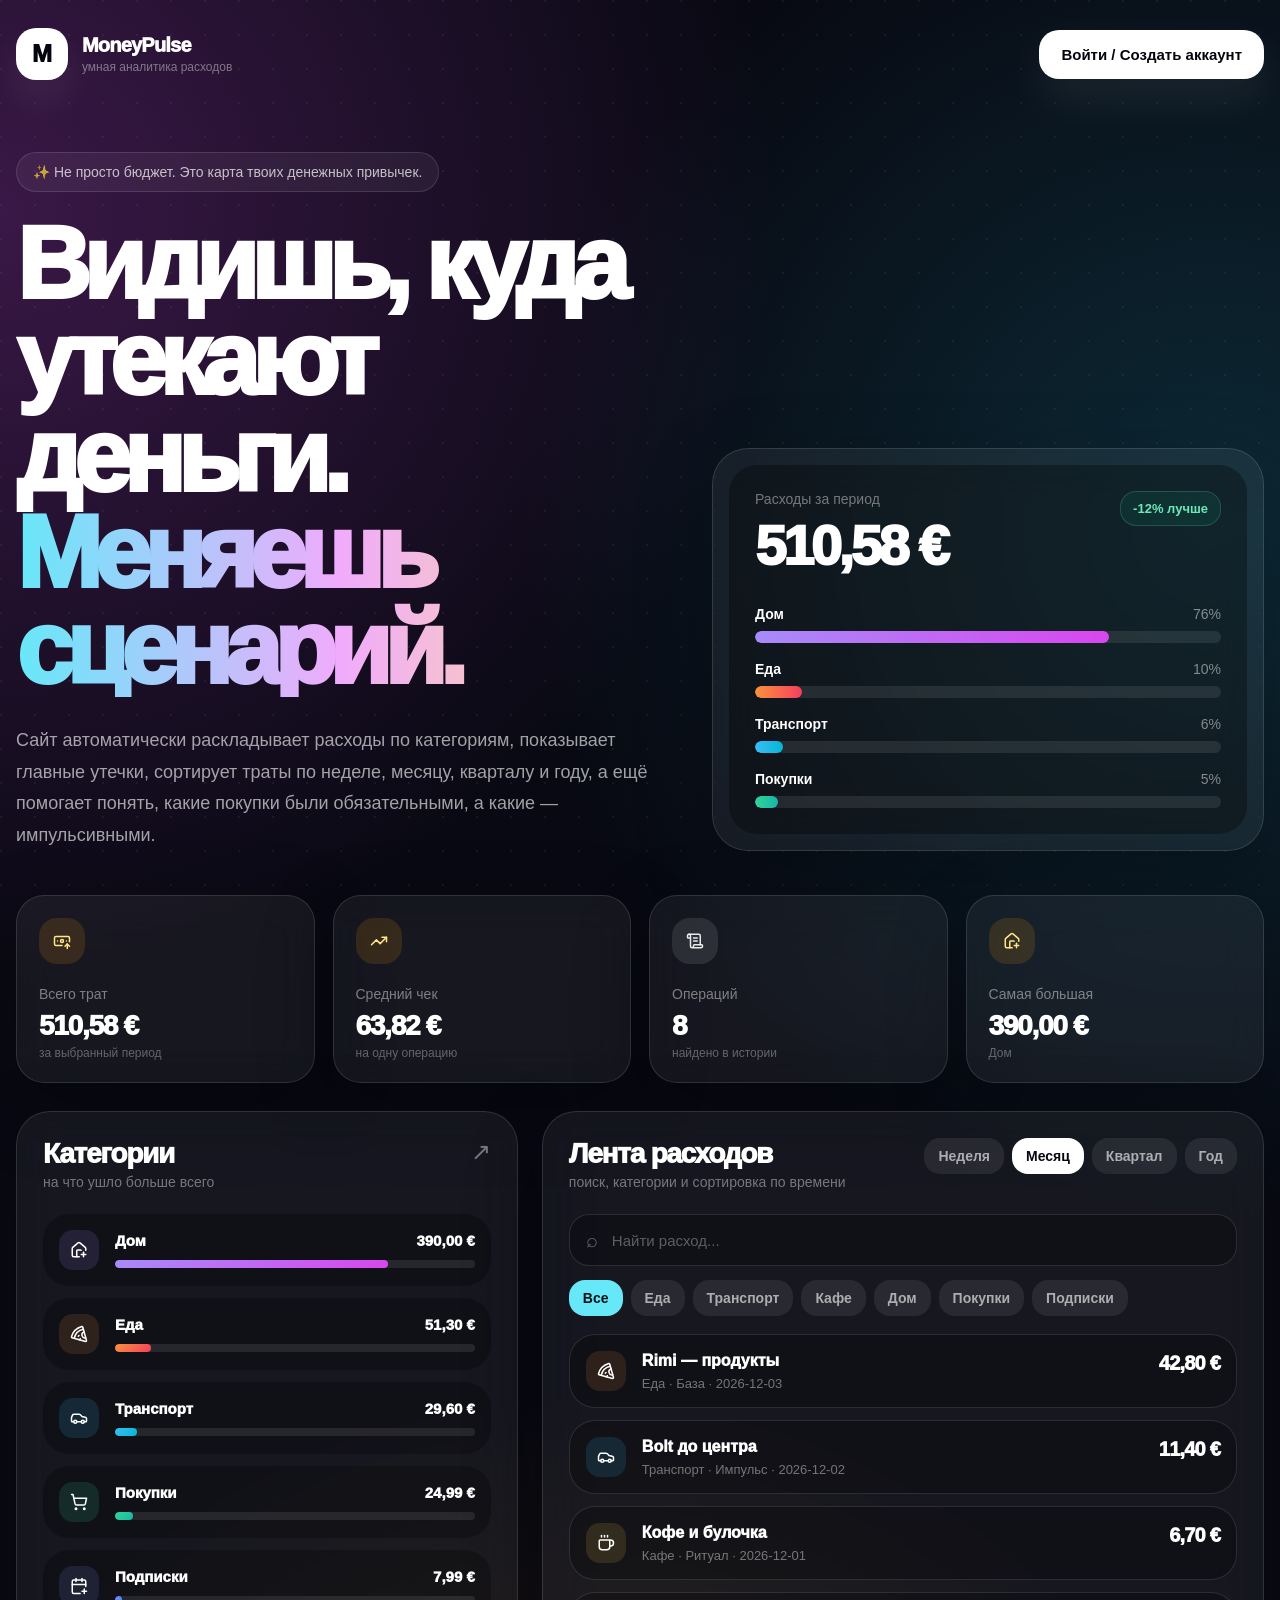
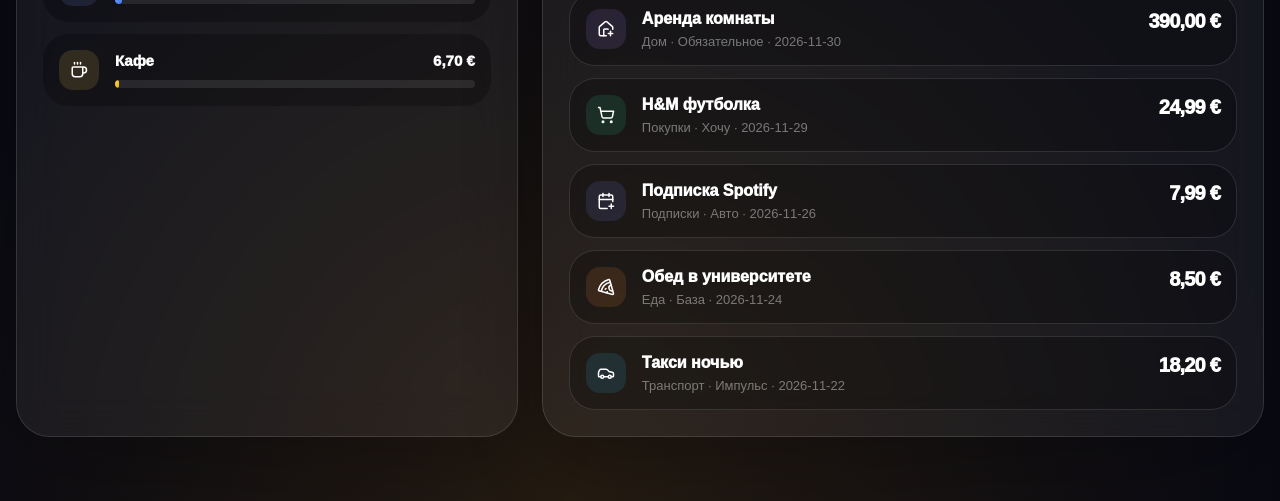
<file: index.html>
<!DOCTYPE html>
<html lang="ru">
<head>
  <meta charset="UTF-8" />
  <meta name="viewport" content="width=device-width, initial-scale=1.0" />
  <title>MoneyPulse — аналитика расходов</title>

  <link rel="stylesheet" href="styles.css" />
</head>
<body>
  <main class="page">
    <nav class="nav">
      <div class="brand">
        <div class="brand-logo">M</div>

        <div>
          <div class="brand-title">MoneyPulse</div>
          <div class="brand-subtitle">умная аналитика расходов</div>
        </div>
      </div>

      <a class="add-btn" href="auth.html">
        Войти / Создать аккаунт
        </a>
    </nav>

    <section class="hero">
      <div class="hero-content">
        <div class="badge">
          ✨ Не просто бюджет. Это карта твоих денежных привычек.
        </div>

        <h1>
          Видишь, куда утекают деньги.
          <span class="gradient-text">Меняешь сценарий.</span>
        </h1>

        <p class="hero-text">
          Сайт автоматически раскладывает расходы по категориям, показывает главные утечки,
          сортирует траты по неделе, месяцу, кварталу и году, а ещё помогает понять,
          какие покупки были обязательными, а какие — импульсивными.
        </p>
      </div>

      <aside class="summary-card glass">
        <div class="summary-inner">
          <div class="summary-top">
            <div>
              <div class="summary-label">Расходы за период</div>
              <div class="summary-total" id="summaryTotal">€0</div>
            </div>

            <div class="trend">-12% лучше</div>
          </div>

          <div id="summaryBars"></div>
        </div>
      </aside>
    </section>

    <section class="metrics">
      <article class="metric-card glass">
        <div class="metric-icon dynamic" id="metricTotalIcon"></div>
        <div class="metric-title">Всего трат</div>
        <div class="metric-value" id="metricTotal">€0</div>
        <div class="metric-note">за выбранный период</div>
      </article>

      <article class="metric-card glass">
        <div class="metric-icon dynamic" id="metricAverageIcon"></div>
        <div class="metric-title">Средний чек</div>
        <div class="metric-value" id="metricAverage">€0</div>
        <div class="metric-note">на одну операцию</div>
      </article>

      <article class="metric-card glass">
        <div class="metric-icon dynamic" id="metricCountIcon"></div>
        <div class="metric-title">Операций</div>
        <div class="metric-value" id="metricCount">0</div>
        <div class="metric-note">найдено в истории</div>
      </article>

      <article class="metric-card glass">
        <div class="metric-icon dynamic" id="metricBiggestIcon"></div>
        <div class="metric-title">Самая большая</div>
        <div class="metric-value" id="metricBiggest">€0</div>
        <div class="metric-note" id="metricBiggestNote">нет данных</div>
      </article>
    </section>

    <section class="dashboard">
      <aside class="panel glass">
        <div class="panel-head">
          <div>
            <div class="panel-title">Категории</div>
            <div class="panel-subtitle">на что ушло больше всего</div>
          </div>

          <div class="panel-arrow">↗</div>
        </div>

        <div class="category-list" id="categoryList"></div>
      </aside>

      <section class="panel glass">
        <div class="panel-head">
          <div>
            <div class="panel-title">Лента расходов</div>
            <div class="panel-subtitle">поиск, категории и сортировка по времени</div>
          </div>

          <div class="periods" id="periodButtons"></div>
        </div>

        <div class="toolbar">
          <label class="search-wrap">
            <span>⌕</span>
            <input id="searchInput" type="text" placeholder="Найти расход..." />
          </label>
        </div>

        <div class="chips" id="categoryChips"></div>

        <div class="expense-list" id="expenseList"></div>
      </section>
    </section>
  </main>

  <div class="modal-backdrop" id="modalBackdrop">
    <form class="modal" id="expenseForm">
      <div class="modal-head">
        <div>
          <h2>Новый расход</h2>
          <p class="panel-subtitle">добавь операцию в аналитику</p>
        </div>

        <button class="close-btn" type="button" id="closeModalBtn">
          ×
        </button>
      </div>

      <div class="form-grid">
        <div class="field">
          <label for="titleInput">Название</label>
          <input
            id="titleInput"
            type="text"
            placeholder="Например: Rimi — продукты"
            required
          />
        </div>

        <div class="field">
          <label for="amountInput">Сумма, €</label>
          <input
            id="amountInput"
            type="number"
            min="0.01"
            step="0.01"
            placeholder="24.99"
            required
          />
        </div>

        <div class="field">
          <label for="categoryInput">Категория</label>
          <select id="categoryInput" required>
            <option>Еда</option>
            <option>Транспорт</option>
            <option>Кафе</option>
            <option>Дом</option>
            <option>Покупки</option>
            <option>Подписки</option>
          </select>
        </div>

        <div class="field">
          <label for="dateInput">Дата</label>
          <input id="dateInput" type="date" required />
        </div>

        <div class="field">
          <label for="moodInput">Тип траты</label>
          <select id="moodInput" required>
            <option>База</option>
            <option>Импульс</option>
            <option>Ритуал</option>
            <option>Обязательное</option>
            <option>Хочу</option>
            <option>Авто</option>
          </select>
        </div>
      </div>

      <button class="save-btn" type="submit">
        Сохранить расход
      </button>
    </form>
  </div>

  <script src="icons.js"></script>
  <script src="script.js"></script>
</body>
</html>
</file>
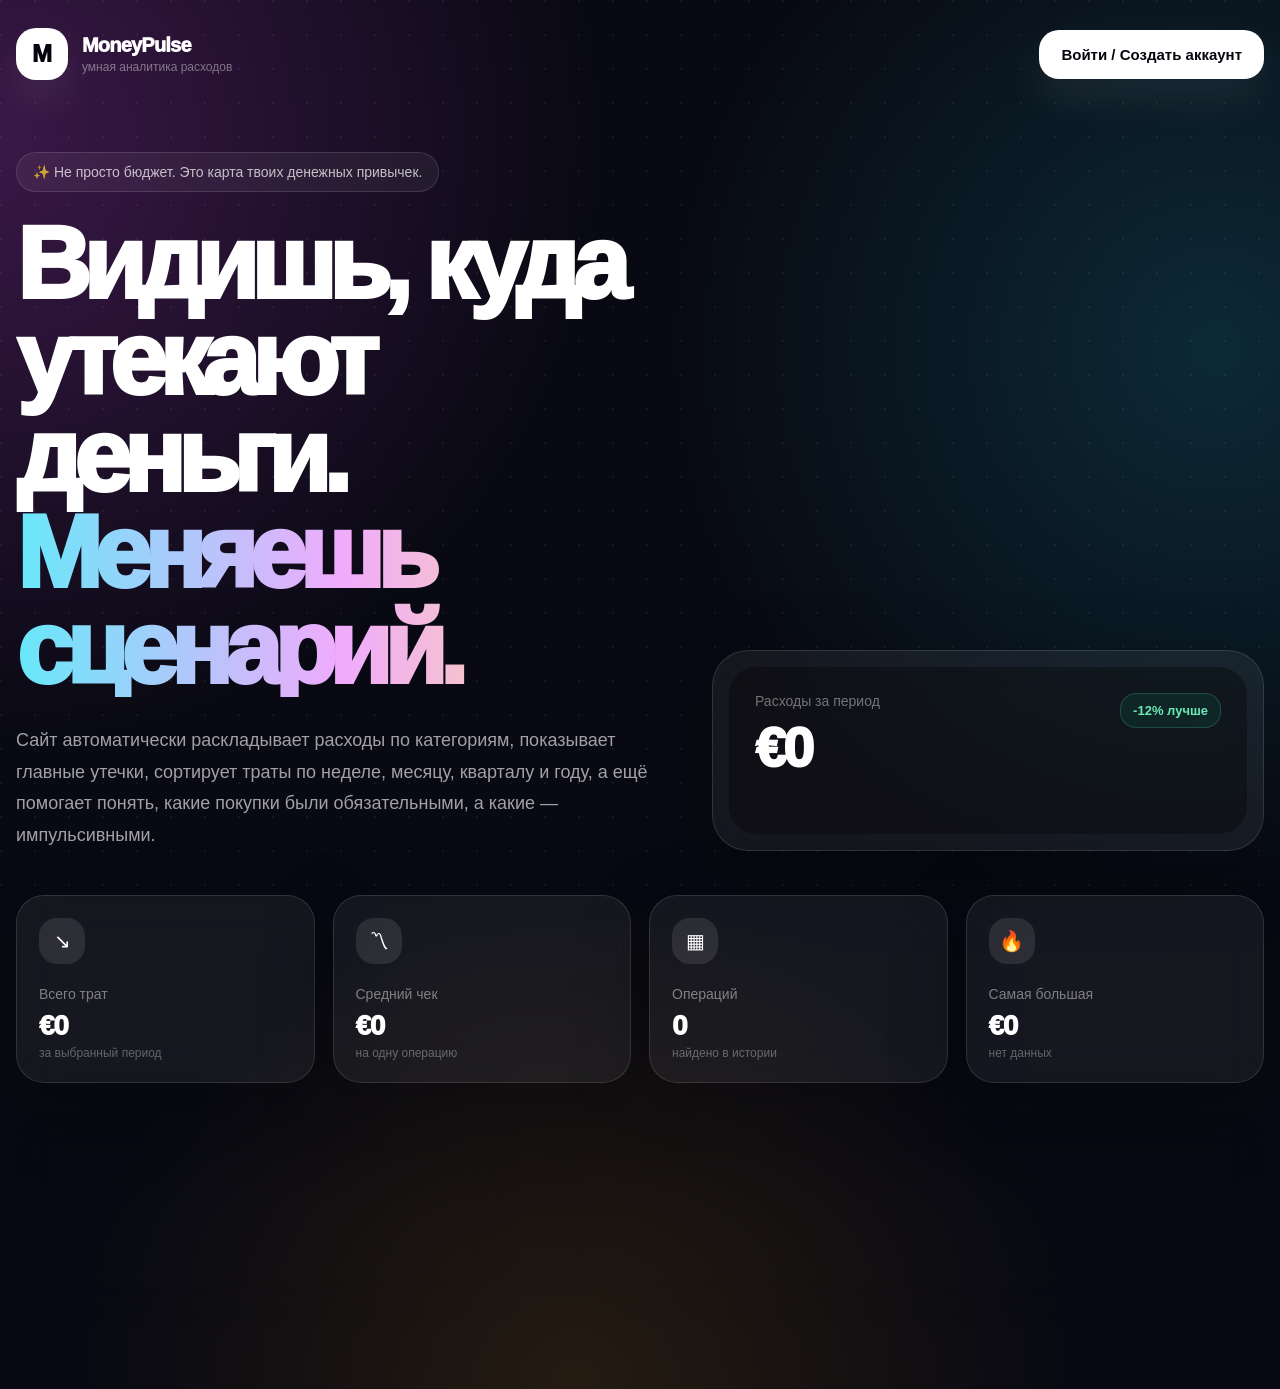
<file: Lera.html>
<!DOCTYPE html>
<html lang="ru">
<head>
  <meta charset="UTF-8" />
  <meta name="viewport" content="width=device-width, initial-scale=1.0" />
  <title>MoneyPulse — аналитика расходов</title>

  <link rel="stylesheet" href="styles.css" />
</head>
<body>
  <main class="page">
    <nav class="nav">
      <div class="brand">
        <div class="brand-logo">M</div>

        <div>
          <div class="brand-title">MoneyPulse</div>
          <div class="brand-subtitle">умная аналитика расходов</div>
        </div>
      </div>

      <a class="add-btn" href="auth.html">
        Войти / Создать аккаунт
        </a>
    </nav>

    <section class="hero">
      <div class="hero-content">
        <div class="badge">
          ✨ Не просто бюджет. Это карта твоих денежных привычек.
        </div>

        <h1>
          Видишь, куда утекают деньги.
          <span class="gradient-text">Меняешь сценарий.</span>
        </h1>

        <p class="hero-text">
          Сайт автоматически раскладывает расходы по категориям, показывает главные утечки,
          сортирует траты по неделе, месяцу, кварталу и году, а ещё помогает понять,
          какие покупки были обязательными, а какие — импульсивными.
        </p>
      </div>

      <aside class="summary-card glass">
        <div class="summary-inner">
          <div class="summary-top">
            <div>
              <div class="summary-label">Расходы за период</div>
              <div class="summary-total" id="summaryTotal">€0</div>
            </div>

            <div class="trend">-12% лучше</div>
          </div>

          <div id="summaryBars"></div>
        </div>
      </aside>
    </section>

    <section class="metrics">
      <article class="metric-card glass">
        <div class="metric-icon">↘</div>
        <div class="metric-title">Всего трат</div>
        <div class="metric-value" id="metricTotal">€0</div>
        <div class="metric-note">за выбранный период</div>
      </article>

      <article class="metric-card glass">
        <div class="metric-icon">〽</div>
        <div class="metric-title">Средний чек</div>
        <div class="metric-value" id="metricAverage">€0</div>
        <div class="metric-note">на одну операцию</div>
      </article>

      <article class="metric-card glass">
        <div class="metric-icon">▦</div>
        <div class="metric-title">Операций</div>
        <div class="metric-value" id="metricCount">0</div>
        <div class="metric-note">найдено в истории</div>
      </article>

      <article class="metric-card glass">
        <div class="metric-icon">🔥</div>
        <div class="metric-title">Самая большая</div>
        <div class="metric-value" id="metricBiggest">€0</div>
        <div class="metric-note" id="metricBiggestNote">нет данных</div>
      </article>
    </section>

    <section class="dashboard">
      <aside class="panel glass">
        <div class="panel-head">
          <div>
            <div class="panel-title">Категории</div>
            <div class="panel-subtitle">на что ушло больше всего</div>
          </div>

          <div class="panel-arrow">↗</div>
        </div>

        <div class="category-list" id="categoryList"></div>
      </aside>

      <section class="panel glass">
        <div class="panel-head">
          <div>
            <div class="panel-title">Лента расходов</div>
            <div class="panel-subtitle">поиск, категории и сортировка по времени</div>
          </div>

          <div class="periods" id="periodButtons"></div>
        </div>

        <div class="toolbar">
          <label class="search-wrap">
            <span>⌕</span>
            <input id="searchInput" type="text" placeholder="Найти расход..." />
          </label>
        </div>

        <div class="chips" id="categoryChips"></div>

        <div class="expense-list" id="expenseList"></div>
      </section>
    </section>
  </main>

  <div class="modal-backdrop" id="modalBackdrop">
    <form class="modal" id="expenseForm">
      <div class="modal-head">
        <div>
          <h2>Новый расход</h2>
          <p class="panel-subtitle">добавь операцию в аналитику</p>
        </div>

        <button class="close-btn" type="button" id="closeModalBtn">
          ×
        </button>
      </div>

      <div class="form-grid">
        <div class="field">
          <label for="titleInput">Название</label>
          <input
            id="titleInput"
            type="text"
            placeholder="Например: Rimi — продукты"
            required
          />
        </div>

        <div class="field">
          <label for="amountInput">Сумма, €</label>
          <input
            id="amountInput"
            type="number"
            min="0.01"
            step="0.01"
            placeholder="24.99"
            required
          />
        </div>

        <div class="field">
          <label for="categoryInput">Категория</label>
          <select id="categoryInput" required>
            <option>Еда</option>
            <option>Транспорт</option>
            <option>Кафе</option>
            <option>Дом</option>
            <option>Покупки</option>
            <option>Подписки</option>
          </select>
        </div>

        <div class="field">
          <label for="dateInput">Дата</label>
          <input id="dateInput" type="date" required />
        </div>

        <div class="field">
          <label for="moodInput">Тип траты</label>
          <select id="moodInput" required>
            <option>База</option>
            <option>Импульс</option>
            <option>Ритуал</option>
            <option>Обязательное</option>
            <option>Хочу</option>
            <option>Авто</option>
          </select>
        </div>
      </div>

      <button class="save-btn" type="submit">
        Сохранить расход
      </button>
    </form>
  </div>

  <script src="script.js"></script>
</body>
</html>
</file>
<file: styles.css>
* {
  box-sizing: border-box;
}

:root {
  --bg: #080912;
  --text: #ffffff;
  --muted: rgba(255, 255, 255, 0.52);
  --soft: rgba(255, 255, 255, 0.08);
  --border: rgba(255, 255, 255, 0.12);
  --black-glass: rgba(0, 0, 0, 0.28);
  --cyan: #67e8f9;
  --pink: #f0abfc;
  --amber: #fde68a;
  --green: #6ee7b7;
}

html {
  scroll-behavior: smooth;
}

body {
  margin: 0;
  min-height: 100vh;
  font-family: Inter, Arial, Helvetica, sans-serif;
  background:
    radial-gradient(circle at 0% 10%, rgba(217, 70, 239, 0.24), transparent 34%),
    radial-gradient(circle at 95% 25%, rgba(34, 211, 238, 0.16), transparent 35%),
    radial-gradient(circle at 45% 100%, rgba(245, 158, 11, 0.12), transparent 32%),
    #080912;
  color: var(--text);
  overflow-x: hidden;
}

body::before {
  content: "";
  position: fixed;
  inset: 0;
  pointer-events: none;
  background-image: radial-gradient(
    circle at 1px 1px,
    rgba(255, 255, 255, 0.08) 1px,
    transparent 0
  );
  background-size: 34px 34px;
  opacity: 0.7;
}

button,
input,
select {
  font-family: inherit;
}

button {
  cursor: pointer;
}

.page {
  position: relative;
  z-index: 1;
  width: min(1280px, calc(100% - 32px));
  margin: 0 auto;
  padding: 28px 0 64px;
}

.glass {
  border: 1px solid var(--border);
  background: rgba(255, 255, 255, 0.06);
  backdrop-filter: blur(22px);
  box-shadow: 0 24px 80px rgba(0, 0, 0, 0.24);
}

/* NAV */

.nav {
  display: flex;
  align-items: center;
  justify-content: space-between;
  gap: 16px;
  margin-bottom: 72px;
}

.brand {
  display: flex;
  align-items: center;
  gap: 14px;
}

.brand-logo {
  display: grid;
  place-items: center;
  width: 52px;
  height: 52px;
  border-radius: 20px;
  background: #ffffff;
  color: #05060d;
  font-size: 24px;
  font-weight: 950;
  box-shadow: 0 20px 40px rgba(255, 255, 255, 0.08);
}

.brand-title {
  font-size: 20px;
  font-weight: 950;
  letter-spacing: -0.04em;
}

.brand-subtitle {
  margin-top: 3px;
  font-size: 12px;
  color: rgba(255, 255, 255, 0.42);
}

.add-btn {
  border: 0;
  border-radius: 20px;
  padding: 16px 22px;
  background: #ffffff;
  color: #05060d;
  font-size: 15px;
  font-weight: 900;
  box-shadow: 0 18px 45px rgba(255, 255, 255, 0.08);
  transition: 0.25s ease;
}

.add-btn:hover {
  transform: translateY(-2px);
  background: rgba(255, 255, 255, 0.9);
}

/* HERO */

.hero {
  display: grid;
  grid-template-columns: 1.08fr 0.92fr;
  align-items: end;
  gap: 48px;
}

.badge {
  display: inline-flex;
  align-items: center;
  max-width: 100%;
  margin-bottom: 24px;
  padding: 11px 16px;
  border: 1px solid var(--border);
  border-radius: 999px;
  background: rgba(255, 255, 255, 0.055);
  color: rgba(255, 255, 255, 0.72);
  font-size: 14px;
}

h1 {
  max-width: 880px;
  margin: 0;
  font-size: clamp(48px, 8vw, 104px);
  line-height: 0.94;
  letter-spacing: -0.075em;
  font-weight: 950;
}

.gradient-text {
  display: block;
  background: linear-gradient(90deg, var(--cyan), var(--pink), var(--amber));
  -webkit-background-clip: text;
  background-clip: text;
  color: transparent;
}

.hero-text {
  max-width: 720px;
  margin: 28px 0 0;
  color: rgba(255, 255, 255, 0.62);
  font-size: 18px;
  line-height: 1.75;
}

.summary-card {
  border-radius: 36px;
  padding: 16px;
}

.summary-inner {
  border-radius: 28px;
  padding: 26px;
  background: rgba(0, 0, 0, 0.32);
}

.summary-top {
  display: flex;
  align-items: flex-start;
  justify-content: space-between;
  gap: 18px;
  margin-bottom: 28px;
}

.summary-label {
  color: rgba(255, 255, 255, 0.42);
  font-size: 14px;
}

.summary-total {
  margin-top: 6px;
  font-size: clamp(36px, 5vw, 56px);
  font-weight: 950;
  letter-spacing: -0.06em;
}

.trend {
  flex: 0 0 auto;
  border: 1px solid rgba(110, 231, 183, 0.2);
  border-radius: 16px;
  padding: 9px 12px;
  background: rgba(16, 185, 129, 0.1);
  color: #6ee7b7;
  font-size: 13px;
  font-weight: 900;
}

.summary-row {
  margin-top: 18px;
}

.summary-row-top {
  display: flex;
  justify-content: space-between;
  gap: 16px;
  margin-bottom: 9px;
  font-size: 14px;
}

.summary-row-top strong {
  font-weight: 900;
}

.summary-row-top span {
  color: rgba(255, 255, 255, 0.48);
}

.bar-track {
  height: 12px;
  overflow: hidden;
  border-radius: 999px;
  background: rgba(255, 255, 255, 0.09);
}

.bar-fill {
  height: 100%;
  width: 0%;
  border-radius: 999px;
  transition: width 0.45s ease;
}

.bar-food {
  background: linear-gradient(90deg, #fb923c, #f43f5e);
}

.bar-transport {
  background: linear-gradient(90deg, #38bdf8, #06b6d4);
}

.bar-cafe {
  background: linear-gradient(90deg, #fcd34d, #eab308);
}

.bar-home {
  background: linear-gradient(90deg, #a78bfa, #d946ef);
}

.bar-shopping {
  background: linear-gradient(90deg, #34d399, #14b8a6);
}

.bar-subscriptions {
  background: linear-gradient(90deg, #818cf8, #3b82f6);
}

/* METRICS */

.metrics {
  display: grid;
  grid-template-columns: repeat(4, 1fr);
  gap: 18px;
  margin-top: 44px;
}

.metric-card {
  border-radius: 28px;
  padding: 22px;
}

.metric-icon {
  display: grid;
  place-items: center;
  width: 46px;
  height: 46px;
  margin-bottom: 22px;
  border-radius: 18px;
  background: rgba(255, 255, 255, 0.1);
  font-size: 20px;
}

.metric-title {
  color: rgba(255, 255, 255, 0.45);
  font-size: 14px;
}

.metric-value {
  margin-top: 8px;
  font-size: 28px;
  font-weight: 950;
  letter-spacing: -0.045em;
}

.metric-note {
  margin-top: 4px;
  color: rgba(255, 255, 255, 0.34);
  font-size: 12px;
}

/* DASHBOARD */

.dashboard {
  display: grid;
  grid-template-columns: 0.82fr 1.18fr;
  gap: 24px;
  margin-top: 28px;
}

.panel {
  border-radius: 34px;
  padding: 26px;
}

.panel-head {
  display: flex;
  align-items: flex-start;
  justify-content: space-between;
  gap: 18px;
  margin-bottom: 24px;
}

.panel-title {
  font-size: 28px;
  font-weight: 950;
  letter-spacing: -0.045em;
}

.panel-subtitle {
  margin-top: 4px;
  color: rgba(255, 255, 255, 0.42);
  font-size: 14px;
}

.panel-arrow {
  color: rgba(255, 255, 255, 0.42);
  font-size: 24px;
}

/* CATEGORIES */

.category-list {
  display: grid;
  gap: 12px;
}

.category-card {
  width: 100%;
  border: 0;
  border-radius: 26px;
  padding: 16px;
  background: rgba(0, 0, 0, 0.25);
  color: #ffffff;
  text-align: left;
  transition: 0.25s ease;
}

.category-card:hover,
.category-card.active {
  background: rgba(255, 255, 255, 0.105);
  transform: translateY(-2px);
}

.category-card-inner {
  display: flex;
  align-items: center;
  gap: 16px;
}

.category-dot {
  flex: 0 0 auto;
  width: 56px;
  height: 56px;
  border-radius: 20px;
}

.category-main {
  flex: 1;
  min-width: 0;
}

.category-top {
  display: flex;
  align-items: center;
  justify-content: space-between;
  gap: 16px;
  margin-bottom: 11px;
}

.category-name,
.category-value {
  font-size: 15px;
  font-weight: 950;
}

.category-mini-track {
  height: 8px;
  overflow: hidden;
  border-radius: 999px;
  background: rgba(255, 255, 255, 0.09);
}

.category-mini-fill {
  height: 100%;
  border-radius: 999px;
}

/* FILTERS */

.periods {
  display: flex;
  flex-wrap: wrap;
  justify-content: flex-end;
  gap: 8px;
}

.period-btn,
.chip {
  border: 0;
  border-radius: 16px;
  padding: 10px 14px;
  background: rgba(255, 255, 255, 0.08);
  color: rgba(255, 255, 255, 0.62);
  font-size: 14px;
  font-weight: 900;
  transition: 0.2s ease;
}

.period-btn:hover,
.chip:hover {
  color: #ffffff;
  background: rgba(255, 255, 255, 0.13);
}

.period-btn.active {
  background: #ffffff;
  color: #060711;
}

.toolbar {
  display: grid;
  grid-template-columns: 1fr;
  gap: 12px;
  margin-bottom: 14px;
}

.search-wrap {
  display: flex;
  align-items: center;
  gap: 12px;
  min-height: 52px;
  border: 1px solid var(--border);
  border-radius: 20px;
  padding: 0 16px;
  background: rgba(0, 0, 0, 0.25);
}

.search-wrap span {
  color: rgba(255, 255, 255, 0.36);
  font-size: 20px;
}

.search-wrap input {
  width: 100%;
  border: 0;
  outline: 0;
  background: transparent;
  color: #ffffff;
  font-size: 15px;
}

.search-wrap input::placeholder {
  color: rgba(255, 255, 255, 0.32);
}

.chips {
  display: flex;
  gap: 8px;
  overflow-x: auto;
  padding-bottom: 12px;
  margin-bottom: 6px;
}

.chip {
  white-space: nowrap;
}

.chip.active {
  background: var(--cyan);
  color: #041014;
}

/* EXPENSE LIST */

.expense-list {
  display: grid;
  gap: 12px;
}

.expense-card {
  border: 1px solid var(--border);
  border-radius: 26px;
  padding: 16px;
  background: rgba(0, 0, 0, 0.26);
  animation: showCard 0.35s ease both;
}

@keyframes showCard {
  from {
    opacity: 0;
    transform: translateY(12px);
  }

  to {
    opacity: 1;
    transform: translateY(0);
  }
}

.expense-inner {
  display: flex;
  align-items: center;
  gap: 16px;
}

.expense-icon {
  display: grid;
  place-items: center;
  flex: 0 0 auto;
  width: 56px;
  height: 56px;
  border-radius: 20px;
  font-size: 24px;
}

.expense-main {
  flex: 1;
  min-width: 0;
}

.expense-top {
  display: flex;
  align-items: flex-start;
  justify-content: space-between;
  gap: 16px;
}

.expense-title {
  font-size: 16px;
  font-weight: 950;
}

.expense-meta {
  margin-top: 6px;
  color: rgba(255, 255, 255, 0.42);
  font-size: 13px;
}

.expense-amount {
  flex: 0 0 auto;
  font-size: 20px;
  font-weight: 950;
  letter-spacing: -0.04em;
}

.empty-state {
  border: 1px dashed rgba(255, 255, 255, 0.18);
  border-radius: 28px;
  padding: 42px 22px;
  background: rgba(0, 0, 0, 0.2);
  text-align: center;
}

.empty-state strong {
  display: block;
  font-size: 20px;
}

.empty-state span {
  display: block;
  margin-top: 8px;
  color: rgba(255, 255, 255, 0.44);
}

/* CATEGORY COLORS */

.color-food {
  background: linear-gradient(135deg, #fb923c, #f43f5e);
}

.color-transport {
  background: linear-gradient(135deg, #38bdf8, #06b6d4);
}

.color-cafe {
  background: linear-gradient(135deg, #fcd34d, #eab308);
}

.color-home {
  background: linear-gradient(135deg, #a78bfa, #d946ef);
}

.color-shopping {
  background: linear-gradient(135deg, #34d399, #14b8a6);
}

.color-subscriptions {
  background: linear-gradient(135deg, #818cf8, #3b82f6);
}

.soft-food {
  background: rgba(251, 146, 60, 0.13);
}

.soft-transport {
  background: rgba(56, 189, 248, 0.13);
}

.soft-cafe {
  background: rgba(252, 211, 77, 0.13);
}

.soft-home {
  background: rgba(167, 139, 250, 0.13);
}

.soft-shopping {
  background: rgba(52, 211, 153, 0.13);
}

.soft-subscriptions {
  background: rgba(129, 140, 248, 0.13);
}

/* MODAL */

.modal-backdrop {
  position: fixed;
  z-index: 20;
  inset: 0;
  display: none;
  align-items: center;
  justify-content: center;
  padding: 20px;
  background: rgba(0, 0, 0, 0.72);
  backdrop-filter: blur(16px);
}

.modal-backdrop.active {
  display: flex;
}

.modal {
  width: min(620px, 100%);
  border: 1px solid var(--border);
  border-radius: 34px;
  padding: 26px;
  background:
    radial-gradient(circle at 10% 0%, rgba(34, 211, 238, 0.12), transparent 34%),
    radial-gradient(circle at 90% 10%, rgba(217, 70, 239, 0.13), transparent 32%),
    #10111d;
  color: #ffffff;
  box-shadow: 0 34px 120px rgba(0, 0, 0, 0.48);
}

.modal-head {
  display: flex;
  align-items: flex-start;
  justify-content: space-between;
  gap: 18px;
  margin-bottom: 24px;
}

.modal h2 {
  margin: 0;
  font-size: 30px;
  letter-spacing: -0.05em;
}

.close-btn {
  border: 0;
  width: 42px;
  height: 42px;
  border-radius: 16px;
  background: rgba(255, 255, 255, 0.08);
  color: #ffffff;
  font-size: 28px;
  line-height: 1;
}

.form-grid {
  display: grid;
  grid-template-columns: 1fr 1fr;
  gap: 14px;
}

.field {
  display: grid;
  gap: 8px;
}

.field label {
  color: rgba(255, 255, 255, 0.58);
  font-size: 13px;
  font-weight: 800;
}

.field input,
.field select {
  width: 100%;
  min-height: 52px;
  border: 1px solid var(--border);
  border-radius: 18px;
  outline: 0;
  padding: 0 14px;
  background: rgba(0, 0, 0, 0.24);
  color: #ffffff;
  font-size: 15px;
}

.field input::placeholder {
  color: rgba(255, 255, 255, 0.3);
}

.field select option {
  background: #11121e;
}

.save-btn {
  width: 100%;
  margin-top: 18px;
  border: 0;
  border-radius: 20px;
  padding: 17px 20px;
  background: linear-gradient(90deg, var(--cyan), var(--pink), var(--amber));
  color: #05060d;
  font-size: 15px;
  font-weight: 950;
}

/* RESPONSIVE */

@media (max-width: 1050px) {
  .hero,
  .dashboard {
    grid-template-columns: 1fr;
  }

  .metrics {
    grid-template-columns: repeat(2, 1fr);
  }

  .panel-head {
    flex-direction: column;
  }

  .periods {
    justify-content: flex-start;
  }
}

@media (max-width: 640px) {
  .page {
    width: min(100% - 24px, 1280px);
    padding-top: 18px;
  }

  .nav {
    align-items: flex-start;
    margin-bottom: 44px;
  }

  .brand-logo {
    width: 46px;
    height: 46px;
    border-radius: 17px;
  }

  .brand-title {
    font-size: 18px;
  }

  .brand-subtitle {
    font-size: 11px;
  }

  .add-btn {
    padding: 13px 14px;
    border-radius: 16px;
    font-size: 13px;
  }

  h1 {
    font-size: clamp(46px, 16vw, 72px);
  }

  .hero-text {
    font-size: 16px;
  }

  .summary-inner,
  .panel,
  .modal {
    padding: 20px;
  }

  .metrics {
    grid-template-columns: 1fr;
  }

  .form-grid {
    grid-template-columns: 1fr;
  }

  .expense-top,
  .category-top,
  .summary-top {
    flex-direction: column;
  }

  .expense-amount {
    font-size: 18px;
  }
}
a.add-btn {
  text-decoration: none;
  display: inline-flex;
  align-items: center;
  justify-content: center;
}
.brand-link {
  color: #ffffff;
  text-decoration: none;
}

.auth-page {
  min-height: 100vh;
}

.auth-layout {
  display: grid;
  grid-template-columns: 1.05fr 0.95fr;
  gap: 42px;
  align-items: center;
}

.auth-info h1 {
  max-width: 760px;
}

.auth-benefits {
  display: grid;
  grid-template-columns: repeat(3, 1fr);
  gap: 14px;
  margin-top: 34px;
}

.benefit-card {
  border-radius: 28px;
  padding: 20px;
}

.benefit-card strong {
  display: block;
  margin-top: 12px;
  font-size: 16px;
}

.benefit-card span {
  display: block;
  margin-top: 8px;
  color: rgba(255, 255, 255, 0.44);
  font-size: 13px;
  line-height: 1.5;
}

.auth-card {
  border-radius: 36px;
  padding: 26px;
}

.auth-tabs {
  display: grid;
  grid-template-columns: 1fr 1fr;
  gap: 8px;
  padding: 6px;
  margin-bottom: 28px;
  border-radius: 22px;
  background: rgba(0, 0, 0, 0.24);
}

.auth-tab {
  border: 0;
  border-radius: 17px;
  padding: 13px 14px;
  background: transparent;
  color: rgba(255, 255, 255, 0.54);
  font-size: 14px;
  font-weight: 950;
  transition: 0.2s ease;
}

.auth-tab.active {
  background: #ffffff;
  color: #060711;
}

.auth-heading {
  margin-bottom: 22px;
}

.auth-heading h2 {
  margin: 0;
  font-size: 34px;
  letter-spacing: -0.055em;
}

.auth-heading p {
  margin: 8px 0 0;
  color: rgba(255, 255, 255, 0.48);
  line-height: 1.6;
}

.auth-form {
  display: grid;
  gap: 16px;
}

.auth-message {
  min-height: 24px;
  margin-top: 16px;
  color: rgba(255, 255, 255, 0.52);
  font-size: 14px;
  line-height: 1.5;
}

.auth-message.error {
  color: #fca5a5;
}

.auth-message.success {
  color: #86efac;
}

.auth-footer {
  margin-top: 22px;
  padding-top: 18px;
  border-top: 1px solid var(--border);
}

.auth-footer p {
  margin: 0;
  color: rgba(255, 255, 255, 0.42);
  font-size: 13px;
  line-height: 1.6;
}

.save-btn:disabled {
  cursor: not-allowed;
  opacity: 0.65;
}

@media (max-width: 1050px) {
  .auth-layout {
    grid-template-columns: 1fr;
  }

  .auth-benefits {
    grid-template-columns: 1fr;
  }
}
.dashboard-hero {
  display: grid;
  grid-template-columns: 1.08fr 0.92fr;
  align-items: end;
  gap: 48px;
}

.dashboard-actions {
  display: flex;
  align-items: center;
  gap: 10px;
}

.logout-btn {
  border: 1px solid var(--border);
  border-radius: 20px;
  padding: 16px 20px;
  background: rgba(255, 255, 255, 0.07);
  color: #ffffff;
  font-size: 15px;
  font-weight: 900;
  transition: 0.25s ease;
}

.logout-btn:hover {
  background: rgba(255, 255, 255, 0.13);
  transform: translateY(-2px);
}

.delete-expense-btn {
  border: 0;
  border-radius: 14px;
  padding: 9px 11px;
  background: rgba(248, 113, 113, 0.12);
  color: #fca5a5;
  font-size: 13px;
  font-weight: 900;
  transition: 0.2s ease;
}

.delete-expense-btn:hover {
  background: rgba(248, 113, 113, 0.2);
}

.loading-state {
  border: 1px dashed rgba(255, 255, 255, 0.18);
  border-radius: 28px;
  padding: 42px 22px;
  background: rgba(0, 0, 0, 0.2);
  text-align: center;
  color: rgba(255, 255, 255, 0.5);
}

@media (max-width: 1050px) {
  .dashboard-hero {
    grid-template-columns: 1fr;
  }
}

@media (max-width: 640px) {
  .dashboard-actions {
    flex-direction: column;
    align-items: stretch;
  }

  .logout-btn,
  .dashboard-actions .add-btn {
    width: 100%;
  }
}
.insights-hero {
  display: grid;
  grid-template-columns: 1.04fr 0.96fr;
  align-items: end;
  gap: 42px;
}

.insight-budget-card {
  border-radius: 36px;
  padding: 28px;
}

.budget-main {
  display: flex;
  align-items: flex-start;
  justify-content: space-between;
  gap: 18px;
  margin-top: 12px;
}

.budget-status {
  border-radius: 16px;
  padding: 9px 12px;
  background: rgba(103, 232, 249, 0.12);
  color: var(--cyan);
  font-size: 13px;
  font-weight: 950;
}

.budget-status.danger {
  background: rgba(248, 113, 113, 0.14);
  color: #fca5a5;
}

.budget-status.good {
  background: rgba(110, 231, 183, 0.13);
  color: #86efac;
}

.budget-track {
  height: 14px;
  overflow: hidden;
  margin-top: 24px;
  border-radius: 999px;
  background: rgba(255, 255, 255, 0.09);
}

.budget-fill {
  height: 100%;
  width: 0%;
  border-radius: 999px;
  background: linear-gradient(90deg, var(--cyan), var(--pink), var(--amber));
  transition: width 0.35s ease;
}

.budget-fill.danger {
  background: linear-gradient(90deg, #fb7185, #f97316);
}

.budget-grid {
  display: grid;
  grid-template-columns: repeat(4, 1fr);
  gap: 10px;
  margin-top: 22px;
}

.budget-grid div {
  border-radius: 18px;
  padding: 14px;
  background: rgba(0, 0, 0, 0.24);
}

.budget-grid span {
  display: block;
  color: rgba(255, 255, 255, 0.4);
  font-size: 12px;
}

.budget-grid strong {
  display: block;
  margin-top: 7px;
  font-size: 16px;
}

.budget-form {
  display: grid;
  grid-template-columns: 1fr auto;
  gap: 10px;
  margin-top: 18px;
}

.budget-form input {
  min-height: 48px;
  border: 1px solid var(--border);
  border-radius: 17px;
  outline: 0;
  padding: 0 14px;
  background: rgba(0, 0, 0, 0.24);
  color: #ffffff;
}

.budget-form button,
.small-action-btn {
  border: 0;
  border-radius: 17px;
  padding: 0 16px;
  background: #ffffff;
  color: #05060d;
  font-weight: 950;
}

.insight-grid {
  display: grid;
  grid-template-columns: repeat(4, 1fr);
  gap: 18px;
  margin-top: 34px;
}

.insight-card {
  border-radius: 30px;
  padding: 24px;
}

.insight-icon {
  display: grid;
  place-items: center;
  width: 52px;
  height: 52px;
  margin-bottom: 22px;
  border-radius: 20px;
  background: rgba(255, 255, 255, 0.1);
  font-size: 24px;
}

.insight-title {
  color: rgba(255, 255, 255, 0.45);
  font-size: 14px;
  font-weight: 800;
}

.insight-value {
  margin-top: 8px;
  font-size: 30px;
  font-weight: 950;
  letter-spacing: -0.05em;
}

.insight-card p {
  margin: 10px 0 0;
  color: rgba(255, 255, 255, 0.45);
  font-size: 13px;
  line-height: 1.6;
}

.insight-layout {
  display: grid;
  grid-template-columns: 1fr 1fr;
  gap: 24px;
  margin-top: 24px;
}

.habit-list,
.recurring-list {
  display: grid;
  gap: 12px;
}

.habit-item,
.recurring-item {
  display: flex;
  align-items: center;
  gap: 16px;
  border-radius: 24px;
  padding: 16px;
  background: rgba(0, 0, 0, 0.24);
}

.habit-emoji,
.recurring-emoji {
  display: grid;
  place-items: center;
  flex: 0 0 auto;
  width: 50px;
  height: 50px;
  border-radius: 18px;
  background: rgba(255, 255, 255, 0.09);
  font-size: 22px;
}

.habit-item strong,
.recurring-item strong {
  display: block;
  font-size: 15px;
}

.habit-item span,
.recurring-item span {
  display: block;
  margin-top: 5px;
  color: rgba(255, 255, 255, 0.42);
  font-size: 13px;
  line-height: 1.5;
}

.expensive-day-main {
  border-radius: 30px;
  padding: 26px;
  background:
    radial-gradient(circle at 0% 0%, rgba(251, 146, 60, 0.18), transparent 38%),
    rgba(0, 0, 0, 0.24);
}

.expensive-day-date {
  font-size: 38px;
  font-weight: 950;
  letter-spacing: -0.06em;
}

.expensive-day-amount {
  margin-top: 10px;
  font-size: 56px;
  font-weight: 950;
  letter-spacing: -0.07em;
  background: linear-gradient(90deg, var(--amber), var(--pink));
  -webkit-background-clip: text;
  background-clip: text;
  color: transparent;
}

.expensive-day-text {
  margin-top: 12px;
  color: rgba(255, 255, 255, 0.48);
  line-height: 1.6;
}

.advice-card {
  display: flex;
  gap: 18px;
  border-radius: 30px;
  padding: 24px;
  background:
    radial-gradient(circle at 0% 0%, rgba(103, 232, 249, 0.14), transparent 38%),
    rgba(0, 0, 0, 0.24);
}

.advice-icon {
  display: grid;
  place-items: center;
  flex: 0 0 auto;
  width: 54px;
  height: 54px;
  border-radius: 20px;
  background: rgba(255, 255, 255, 0.1);
  font-size: 26px;
}

.advice-card strong {
  display: block;
  font-size: 22px;
  letter-spacing: -0.04em;
}

.advice-card p {
  margin: 8px 0 0;
  color: rgba(255, 255, 255, 0.48);
  line-height: 1.7;
}

.recurring-right {
  margin-left: auto;
  text-align: right;
}

.recurring-amount {
  font-size: 18px;
  font-weight: 950;
}

.delete-small-btn {
  border: 0;
  margin-top: 8px;
  border-radius: 12px;
  padding: 7px 9px;
  background: rgba(248, 113, 113, 0.12);
  color: #fca5a5;
  font-size: 12px;
  font-weight: 900;
}

@media (max-width: 1100px) {
  .insights-hero,
  .insight-layout {
    grid-template-columns: 1fr;
  }

  .insight-grid {
    grid-template-columns: repeat(2, 1fr);
  }

  .budget-grid {
    grid-template-columns: repeat(2, 1fr);
  }
}

@media (max-width: 640px) {
  .insight-grid,
  .budget-grid,
  .budget-form {
    grid-template-columns: 1fr;
  }

  .budget-main,
  .habit-item,
  .recurring-item,
  .advice-card {
    align-items: flex-start;
    flex-direction: column;
  }

  .recurring-right {
    margin-left: 0;
    text-align: left;
  }
}
.app-icon {
  width: 16px;
  height: 16px;
  display: block;
}

.category-icon,
.expense-icon {
  display: grid;
  place-items: center;
  width: 40px;
  height: 40px;
  border-radius: 14px;
  flex: 0 0 auto;
}

.category-icon .app-icon,
.expense-icon .app-icon {
  width: 18px;
  height: 18px;
}

.metric-icon .app-icon,
.habit-emoji .app-icon,
.recurring-emoji .app-icon {
  width: 16px;
  height: 16px;
}
.metric-icon.dynamic {
  color: rgba(255, 255, 255, 0.9);
  transition: 0.25s ease;
}

.metric-icon.dynamic .app-icon {
  width: 18px;
  height: 18px;
}

.metric-icon.dynamic.pulse {
  color: #fde68a;
  background: rgba(245, 158, 11, 0.14);
  animation: metricPulse 1.8s ease-in-out infinite;
}

.metric-icon.dynamic.danger {
  color: #fca5a5;
  background: rgba(248, 113, 113, 0.14);
  animation: metricDangerPulse 1.25s ease-in-out infinite;
}

.metric-icon.dynamic:hover {
  transform: scale(1.08) rotate(-4deg);
}

@keyframes metricPulse {
  0%,
  100% {
    box-shadow: 0 0 0 rgba(245, 158, 11, 0);
  }

  50% {
    box-shadow: 0 0 24px rgba(245, 158, 11, 0.28);
  }
}

@keyframes metricDangerPulse {
  0%,
  100% {
    box-shadow: 0 0 0 rgba(248, 113, 113, 0);
  }

  50% {
    box-shadow: 0 0 28px rgba(248, 113, 113, 0.35);
  }
}
.insight-icon .app-icon,
.advice-icon .app-icon,
.habit-emoji .app-icon,
.recurring-emoji .app-icon {
  width: 22px;
  height: 22px;
}

.insight-icon.good,
.advice-icon.good {
  color: #86efac;
  background: rgba(110, 231, 183, 0.13);
}

.insight-icon.pulse,
.advice-icon.pulse {
  color: #fde68a;
  background: rgba(245, 158, 11, 0.14);
  animation: metricPulse 1.8s ease-in-out infinite;
}

.insight-icon.danger,
.advice-icon.danger {
  color: #fca5a5;
  background: rgba(248, 113, 113, 0.14);
  animation: metricDangerPulse 1.25s ease-in-out infinite;
}

.budget-icon {
  margin-top: 18px;
  margin-bottom: 14px;
}
.habit-emoji .app-icon,
.recurring-emoji .app-icon,
.empty-icon .app-icon {
  width: 22px;
  height: 22px;
}

.habit-emoji.good,
.recurring-emoji.good {
  color: #86efac;
  background: rgba(110, 231, 183, 0.13);
}

.habit-emoji.pulse,
.recurring-emoji.pulse {
  color: #fde68a;
  background: rgba(245, 158, 11, 0.14);
  animation: metricPulse 1.8s ease-in-out infinite;
}

.habit-emoji.danger,
.recurring-emoji.danger {
  color: #fca5a5;
  background: rgba(248, 113, 113, 0.14);
  animation: metricDangerPulse 1.25s ease-in-out infinite;
}

.empty-icon {
  display: grid;
  place-items: center;
  width: 52px;
  height: 52px;
  margin: 0 auto 14px;
  border-radius: 18px;
  color: rgba(255, 255, 255, 0.75);
  background: rgba(255, 255, 255, 0.08);
}
</file>
